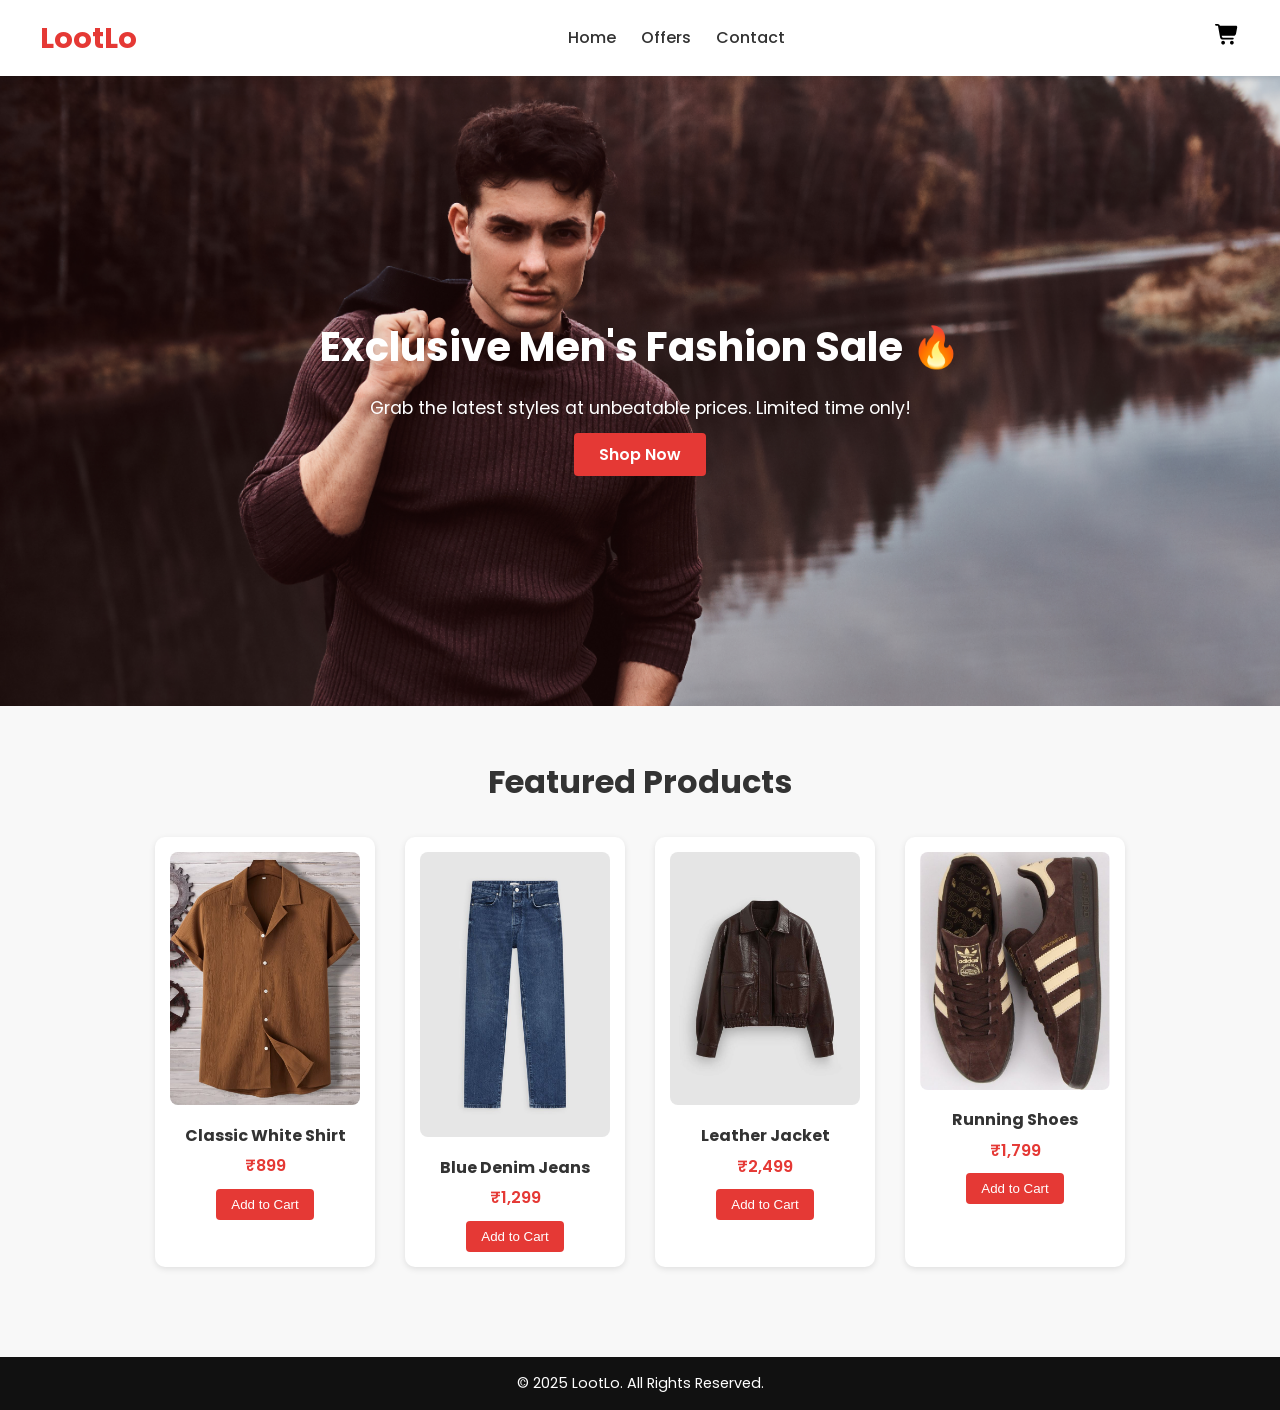
<file: index.html>
<!DOCTYPE html>
<html lang="en">
<head>
  <meta charset="UTF-8" />
  <meta name="viewport" content="width=device-width, initial-scale=1.0"/>
  <title>LootLo | Offers</title>
  <link href="https://fonts.googleapis.com/css2?family=Poppins:wght@400;600&display=swap" rel="stylesheet">
  <link rel="stylesheet" href="style.css" />
<body>

  <header class="navbar">
    <div class="logo">LootLo</div>
    <nav>
      <ul class="nav-links">
        <li><a href="#">Home</a></li>
        <li><a href="./offer.html">Offers</a></li>
        <!-- <li><a href="#">About</a></li> -->
        <li><a href="./contact.html">Contact</a></li>
      </ul>
    </nav>
    <div class="icons">
      <p id="no"></p>
      <a href="#"><img src="./images/cart-shopping-solid-full.svg" alt="Cart"></a>
    </div>
  </header>

  <section class="hero">
    <div class="hero-content">
      <h1>Exclusive Men's Fashion Sale 🔥</h1>
      <p>Grab the latest styles at unbeatable prices. Limited time only!</p>
      <a href="#" class="btn">Shop Now</a>
    </div>
  </section>

  <section class="products">
    <h2>Featured Products</h2>
    <div class="product-grid">
      <div class="product-card">
        <img src="images/shirt.jpeg" alt="Shirt">
        <h3>Classic White Shirt</h3>
        <p>₹899</p>
        <button>Add to Cart</button>
      </div>
      <div class="product-card">
        <img src="images/jeans.jpeg" alt="Jeans">
        <h3>Blue Denim Jeans</h3>
        <p>₹1,299</p>
        <button>Add to Cart</button>
      </div>
      <div class="product-card">
        <img src="images/leather.jpeg" alt="Jacket">
        <h3>Leather Jacket</h3>
        <p>₹2,499</p>
        <button>Add to Cart</button>
      </div>
      <div class="product-card">
        <img src="images/shoes.jpeg" alt="Shoes">
        <h3>Running Shoes</h3>
        <p>₹1,799</p>
        <button>Add to Cart</button>
      </div>
    </div>
  </section>

  <footer>
    <p>&copy; 2025 LootLo. All Rights Reserved.</p>
  </footer>

  
  <script src="index.js"></script>
</body>
</html>
</file>
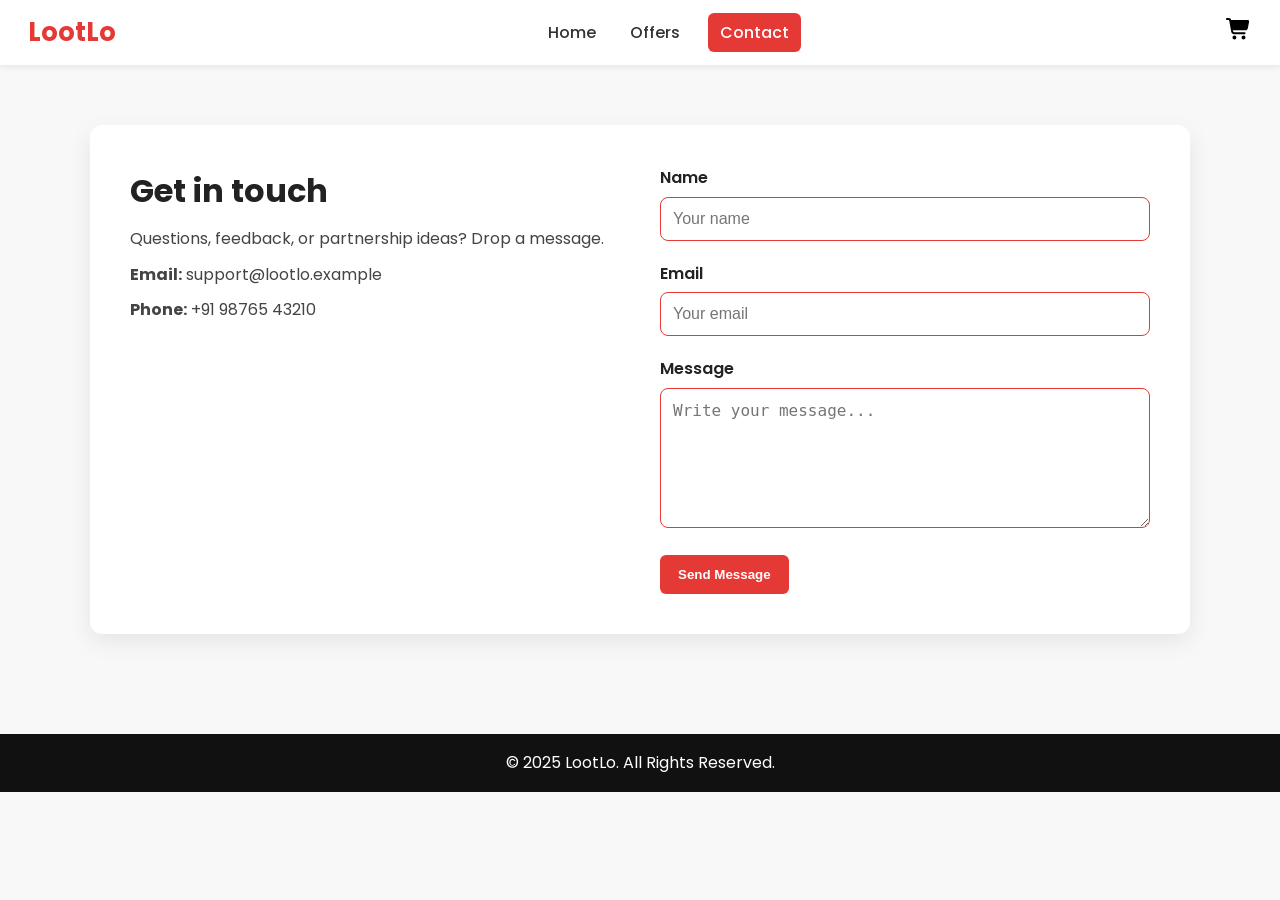
<file: contact.html>
<!DOCTYPE html>
<html lang="en">
<head>
  <meta charset="UTF-8" />
  <meta name="viewport" content="width=device-width, initial-scale=1.0"/>
  <title>LootLo | Contact</title>
  <link href="https://fonts.googleapis.com/css2?family=Poppins:wght@400;600&display=swap" rel="stylesheet">
  <link rel="stylesheet" href="./contact.css">
</head>
<body>

  <header class="navbar">
    <div class="logo">LootLo</div>
    <nav>
      <ul class="nav-links">
        <li><a href="index.html">Home</a></li>
        <li><a href="offer.html">Offers</a></li>
        <li><a class="active" href="contact.html">Contact</a></li>
      </ul>
    </nav>
    <div class="icons">
      <p id="no"></p>
      <a href="#"><img src="./images/cart-shopping-solid-full.svg" alt="Cart"></a>
    </div>
  </header>

  <section class="contact-area">
    <div class="contact-wrap">

      <div class="contact-info">
        <h1>Get in touch</h1>
        <p>Questions, feedback, or partnership ideas? Drop a message.</p>
        <p><strong>Email:</strong> support@lootlo.example</p>
        <p><strong>Phone:</strong> +91 98765 43210</p>
      </div>

      <form class="contact-form" action="#" onsubmit="return false;">
        <label for="name">Name</label>
        <input id="name" type="text" placeholder="Your name" required>

        <label for="email">Email</label>
        <input id="email" type="email" placeholder="Your email" required>

        <label for="message">Message</label>
        <textarea id="message" rows="6" placeholder="Write your message..." required></textarea>

        <button class="btn" type="submit">Send Message</button>
      </form>

    </div>
  </section>

  <footer>
    <p>&copy; 2025 LootLo. All Rights Reserved.</p>
  </footer>
  <script src="index.js"></script>
</body>
</html>
</file>
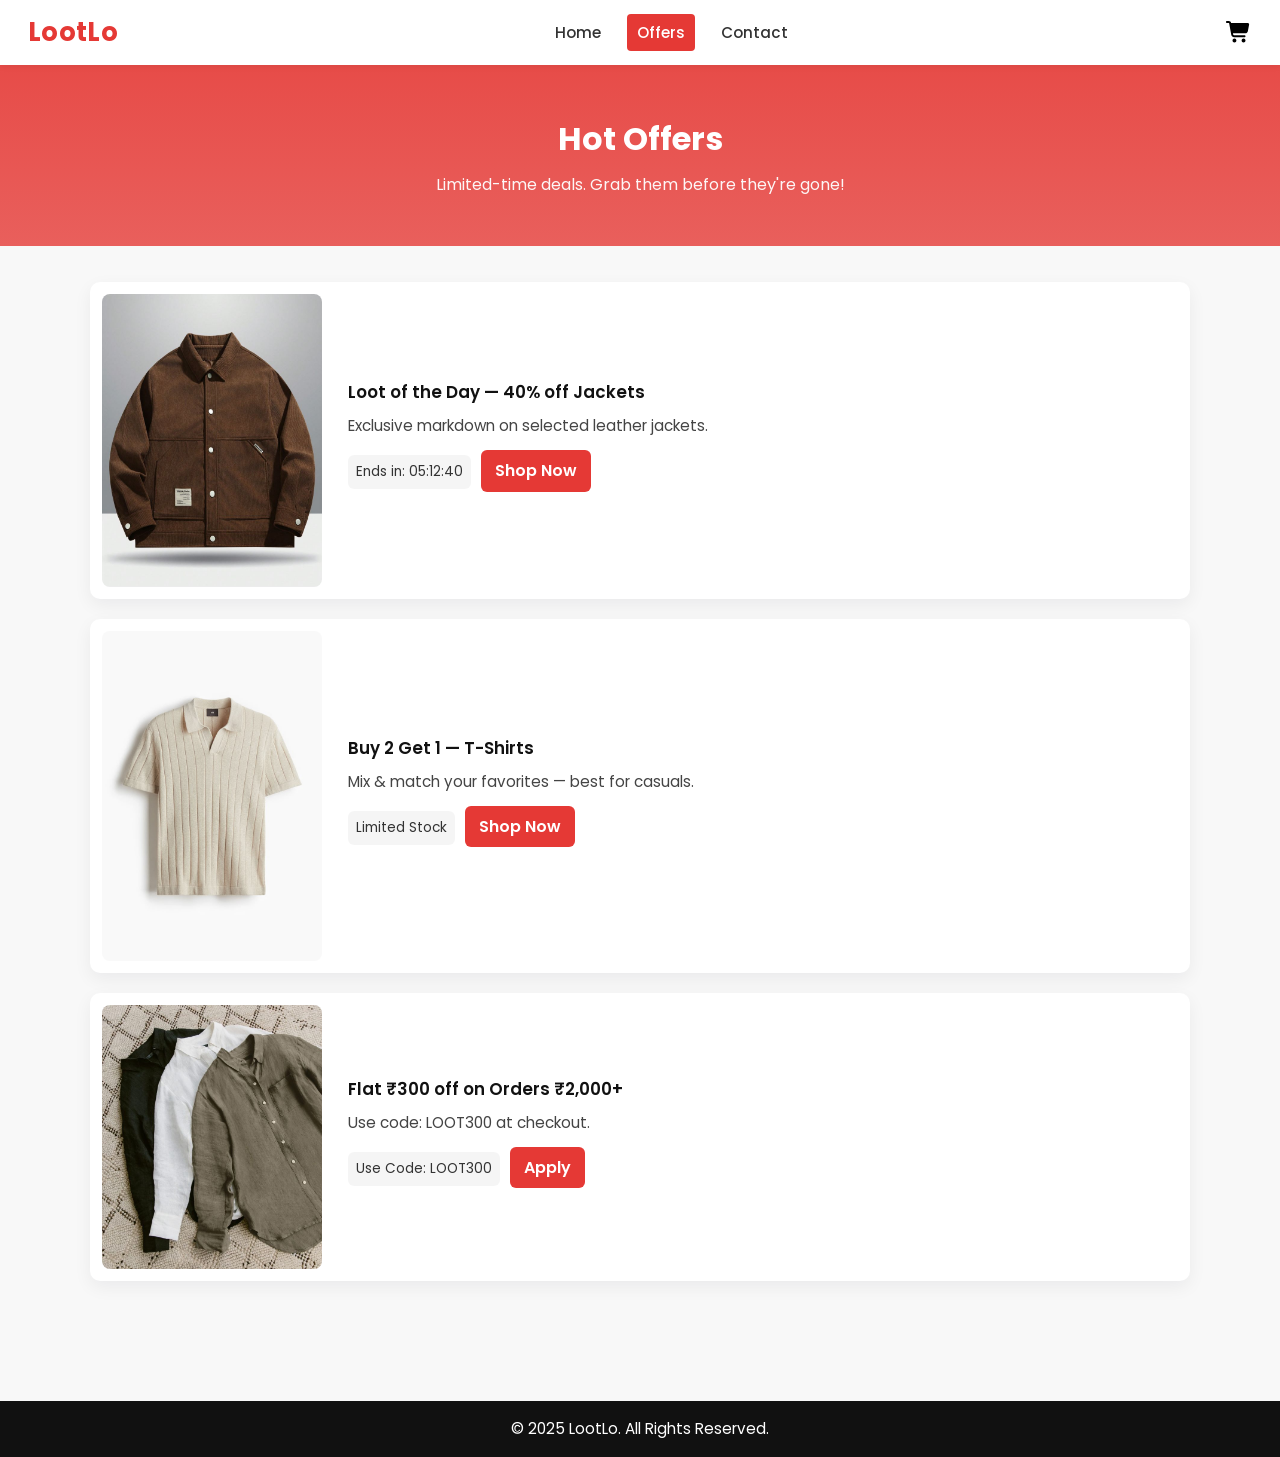
<file: offer.html>
<!DOCTYPE html>
<html lang="en">
<head>
  <meta charset="UTF-8" />
  <meta name="viewport" content="width=device-width, initial-scale=1.0"/>
  <title>LootLo | Offers</title>
  <link rel="stylesheet" href="style.css" />
  <link href="https://fonts.googleapis.com/css2?family=Poppins:wght@400;600&display=swap" rel="stylesheet">
  <link rel="stylesheet" href="./offer.css">
</head>
<body>


  <header class="navbar">
    <div class="logo">LootLo</div>
    <nav>
      <ul class="nav-links">
        <li><a href="index.html">Home</a></li>
        <li><a class="active" href="offers.html">Offers</a></li>
        <li><a href="contact.html">Contact</a></li>
      </ul>
    </nav>
    <div class="icons">
      <p id="no"></p>
      <a href="#"><img src="./images/cart-shopping-solid-full.svg" alt="Cart"></a>
    </div>
  </header>


  <section class="page-hero offers-hero">
    <div class="hero-inner">
      <h1>Hot Offers</h1>
      <p>Limited-time deals. Grab them before they're gone!</p>
    </div>
  </section>


  <section class="offers-list">
    <div class="offers-wrap">
      <article class="offer-card">
        <img src="images/jacket2.jpeg" alt="Offer 1">
        <div class="offer-body">
          <h3>Loot of the Day — 40% off Jackets</h3>
          <p>Exclusive markdown on selected leather jackets.</p>
          <span class="tag">Ends in: 05:12:40</span>
          <a class="btn" href="shop.html">Shop Now</a>
        </div>
      </article>

      <article class="offer-card">
        <img src="images/tshirt.png" alt="Offer 2">
        <div class="offer-body">
          <h3>Buy 2 Get 1 — T-Shirts</h3>
          <p>Mix & match your favorites — best for casuals.</p>
          <span class="tag">Limited Stock</span>
          <a class="btn" href="shop.html">Shop Now</a>
        </div>
      </article>

      <article class="offer-card">
        <img src="images/shirts.jpeg" alt="Offer 3">
        <div class="offer-body">
          <h3>Flat ₹300 off on Orders ₹2,000+</h3>
          <p>Use code: LOOT300 at checkout.</p>
          <span class="tag">Use Code: LOOT300</span>
          <a class="btn" href="cart.html">Apply</a>
        </div>
      </article>
    </div>
  </section>

  <footer>
    <p>&copy; 2025 LootLo. All Rights Reserved.</p>
  </footer>
  <script src="index.js"></script>
</body>
</html>
</file>
<file: style.css>
* {
  margin: 0;
  padding: 0;
  box-sizing: border-box;
}

body {
  font-family: "Poppins", sans-serif;
  background-color: #f8f8f8;
  color: #222;
  line-height: 1.6;
}


.navbar {
  background: #fff;
  padding: 15px 40px;
  display: flex;
  justify-content: space-between;
  align-items: center;
  box-shadow: 0 2px 6px rgba(0, 0, 0, 0.1);
  position: sticky;
  top: 0;
  z-index: 100;
}

.logo {
  font-size: 1.8rem;
  font-weight: 700;
  color: #e53935;
}

.nav-links {
  list-style: none;
  display: flex;
  gap: 25px;
}

.nav-links a {
  text-decoration: none;
  color: #333;
  font-weight: 500;
  transition: color 0.3s;
}

.nav-links a:hover {
  color: #e53935;
}

.icons{
  display: flex;
}

.icons img {
  width: 25px;
  cursor: pointer;
}

.hero {
  background: url('images/model.jpg') center/cover no-repeat;
  height: 70vh;
  display: flex;
  justify-content: center;
  align-items: center;
  color: #fff;
  text-align: center;
  background-attachment: fixed;
}

.hero{
  background-image: url('./images/model.jpg');
}

.hero-content h1 {
  font-size: 2.5rem;
  margin-bottom: 15px;
}

.hero-content p {
  font-size: 1.1rem;
  margin-bottom: 20px;
}

.btn {
  background: #e53935;
  color: #fff;
  padding: 10px 25px;
  text-decoration: none;
  border-radius: 4px;
  font-weight: 600;
  transition: 0.3s;
}

.btn:hover {
  background: #c62828;
}

/* Products */
.products {
  padding: 50px 80px;
  text-align: center;
}

.products h2 {
  margin-bottom: 30px;
  font-size: 2rem;
  color: #333;
}

.product-grid {
  display: flex;
  flex-wrap: wrap;
  gap: 30px;
  justify-content: center;
}


.product-card {
  width: 220px;
  background: #fff;
  padding: 15px;
  border-radius: 10px;
  box-shadow: 0 2px 6px rgba(0, 0, 0, 0.1);
  transition: transform 0.3s;
}

.product-card:hover {
  transform: translateY(-8px);
}

.product-card img {
  width: 100%;
  border-radius: 8px;
  margin-bottom: 10px;
}

.product-card h3 {
  font-size: 1rem;
  color: #333;
}

.product-card p {
  color: #e53935;
  font-weight: 600;
  margin: 5px 0 10px;
}

.product-card button {
  background: #e53935;
  color: #fff;
  border: none;
  padding: 8px 15px;
  border-radius: 4px;
  cursor: pointer;
  transition: 0.3s;
}

.product-card button:hover {
  background: #c62828;
}

footer {
  background: #111;
  color: #fff;
  text-align: center;
  padding: 15px 0;
  font-size: 0.9rem;
  margin-top: 40px;
}
</file>
<file: contact.css>
* { margin: 0; padding: 0; box-sizing: border-box; }
    body {
      font-family: "Poppins", sans-serif;
      background: #f8f8f8;
      color: #222;
      line-height: 1.6;
    }
    a { text-decoration: none; color: inherit; }


    .navbar {
      background: #fff;
      padding: 12px 28px;
      display: flex;
      justify-content: space-between;
      align-items: center;
      box-shadow: 0 2px 6px rgba(0,0,0,0.08);
      position: sticky;
      top: 0;
      z-index: 100;
    }
    .logo {
      font-size: 1.6rem;
      font-weight: 700;
      color: #e53935;
    }
    .nav-links {
      display: flex;
      gap: 22px;
      list-style: none;
    }
    .nav-links a {
      padding: 8px 6px;
      font-weight: 500;
      color: #333;
      transition: 0.2s;
    }
    .nav-links a:hover {
      color: #e53935;
    }
    .nav-links .active {
      background: #e53935;
      color: #fff ;
      padding: 8px 12px;
      border-radius: 6px;
    }
    .icons img {
      width: 26px;
    }


    .contact-area {
      padding: 60px 30px;
      display: flex;
      justify-content: center;
    }

    .contact-wrap {
      display: grid;
      grid-template-columns: 1fr 1fr;
      max-width: 1100px;
      gap: 40px;
      width: 100%;
      background: #fff;
      padding: 40px;
      border-radius: 12px;
      box-shadow: 0 8px 25px rgba(0,0,0,0.08);
    }

    .contact-info h1 {
      margin-bottom: 10px;
      font-size: 2rem;
    }

    .contact-info p {
      margin-bottom: 10px;
      color: #444;
    }

    .contact-info  {
      color: #222;
    }


    .contact-form label {
      font-weight: 600;
      margin-bottom: 6px;
      display: block;
    }

    .contact-form input,
    .contact-form textarea {
      width: 100%;
      padding: 12px;
      margin-bottom: 20px;
      border: 1px solid #ddd;
      border-radius: 8px;
      font-size: 1rem;
      background: #fafafa;
      transition: 0.2s;
    }

    .contact-form input,
    .contact-form textarea {
      border-color: #e53935;
      background: #fff;
      outline: none;
    }

    .btn {
      background: #e53935;
      color: #fff;
      padding: 12px 18px;
      border: none;
      border-radius: 6px;
      font-weight: 600;
      cursor: pointer;
      transition: 0.2s;
    }
    .btn:hover {
      background: #c62828;
      transform: translateY(-2px);
    }


    footer {
      text-align: center;
      padding: 16px;
      background: #111;
      color: #fff;
      margin-top: 40px;
    }
</file>
<file: offer.css>
* { box-sizing: border-box; margin: 0; padding: 0; }
    html,body { height: 100%; }
    body{
      font-family: "Poppins", sans-serif;
      background-color: #f8f8f8;
      color: #222;
      line-height: 1.6;
    }

    a { text-decoration: none; color: inherit; }


    .navbar{
      background: #fff;
      padding: 12px 28px;
      display: flex;
      align-items: center;
      justify-content: space-between;
      gap: 20px;
      box-shadow: 0 2px 6px rgba(0,0,0,0.06);
      position: sticky;
      top: 0;
      z-index: 40;
    }

    .logo{
      font-size: 1.6rem;
      font-weight: 700;
      color: #e53935; 
      letter-spacing: 0.3px;
    }

    .nav-links{
      list-style: none;
      display: flex;
      gap: 20px;
      align-items: center;
    }

    .nav-links a{
      color: #333;
      font-weight: 500;
      padding: 8px 6px;
      border-radius: 4px;
      transition: color .18s, background .18s;
      font-size: 0.95rem;
    }

    .nav-links a:hover{
      color: #e53935;
      background: rgba(229,57,53,0.04);
    }

    .nav-links .active{
      color: #fff;
      background: #e53935;
      padding: 8px 10px;
    }

    .icons img{
      width: 26px;
      display: block;
    }

    
    .page-hero{
      background: linear-gradient(180deg, rgba(229,57,53,0.9), rgba(229,57,53,0.8));
      color: #fff;
      padding: 48px 22px;
      text-align: center;
    }

    .page-hero .hero-inner{
      max-width: 1100px;
      margin: 0 auto;
    }

    .page-hero h1{
      font-size: 2rem;
      margin-bottom: 8px;
      font-weight: 700;
    }

    .page-hero p{
      opacity: 0.95;
      font-size: 1rem;
    }

    
    .offers-list{
      padding: 36px 18px 80px;
    }

    .offers-wrap{
      max-width: 1100px;
      margin: 0 auto;
      display: grid;
      gap: 20px;
    }

    
    .offer-card{
      display: grid;
      grid-template-columns: 220px 1fr;
      gap: 20px;
      align-items: center;
      background: #fff;
      border-radius: 10px;
      box-shadow: 0 6px 18px rgba(16,24,40,0.06);
      overflow: hidden;
      padding: 12px;
      transition: transform .2s, box-shadow .2s;
    }

    .offer-card:hover{
      transform: translateY(-6px);
      box-shadow: 0 12px 30px rgba(16,24,40,0.09);
    }

    .offer-card img{
      width: 100%;
      height: 100%;
      border-radius: 8px;
      display: block;
    }

    .offer-body{
      padding: 6px 6px;
    }

    .offer-body h3{
      font-size: 1.05rem;
      margin-bottom: 8px;
      color: #111;
      font-weight: 600;
    }

    .offer-body p{
      color: #444;
      margin-bottom: 12px;
      font-size: 0.95rem;
    }

    .offer-body .tag{
      display: inline-block;
      background: rgba(0,0,0,0.04);
      color: #333;
      padding: 6px 8px;
      border-radius: 6px;
      font-size: 0.85rem;
      margin-bottom: 12px;
    }

    
    .btn{
      display: inline-block;
      background: #e53935;
      color: #fff;
      padding: 8px 14px;
      border-radius: 6px;
      font-weight: 600;
      cursor: pointer;
      transition: background .18s, transform .12s;
      margin-left: 6px;
    }

    .btn:hover{ background: #c62828; transform: translateY(-2px); }

    
    footer{
      background: #111;
      color: #fff;
      text-align: center;
      padding: 16px 12px;
      margin-top: 40px;
      font-size: 0.95rem;
    }
</file>
